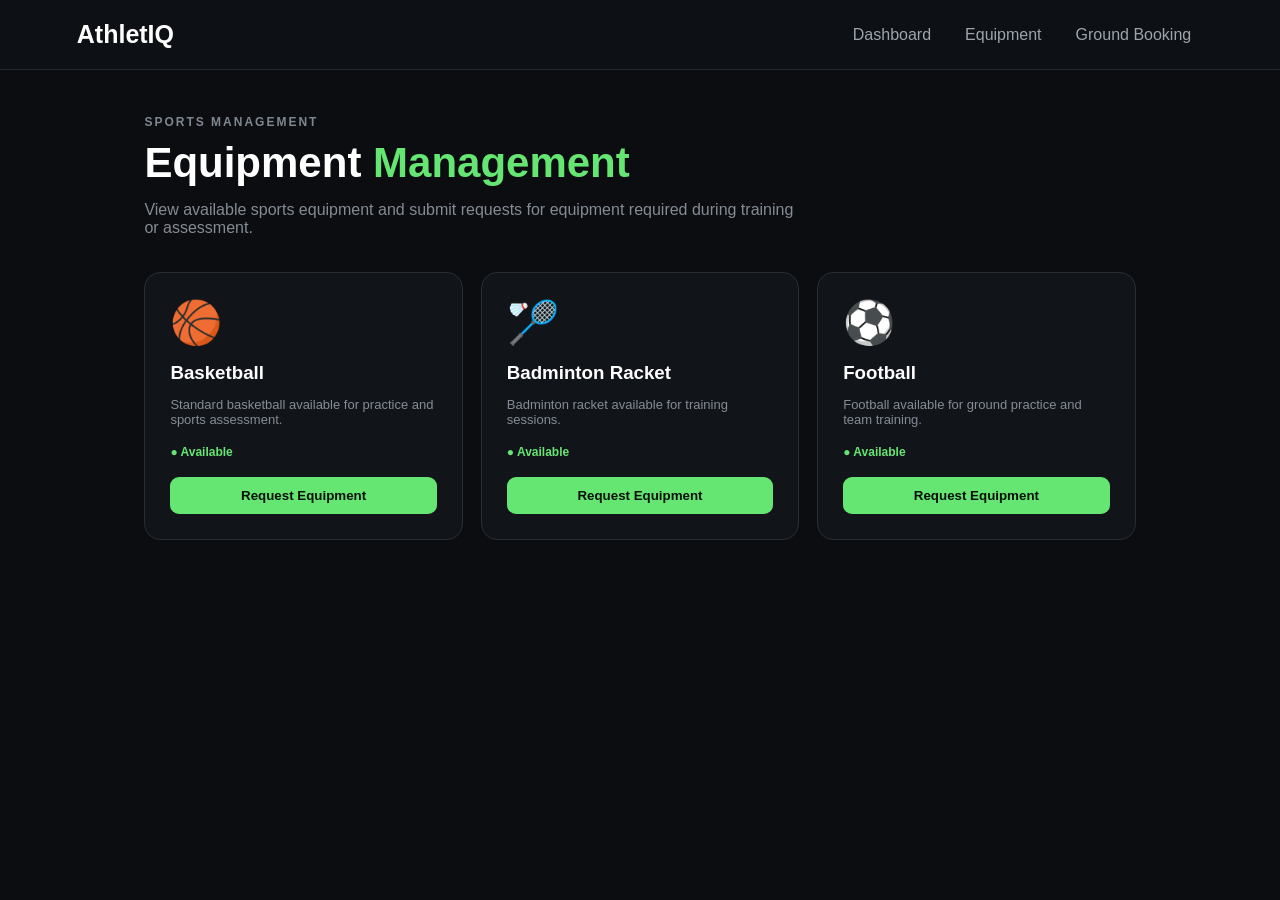
<file: ai-assessment/equipment.html>
<!DOCTYPE html>
<html lang="en">

<head>

    <meta charset="UTF-8">
    <meta name="viewport" content="width=device-width, initial-scale=1.0">

    <title>AthletIQ | Equipment</title>

    <link rel="stylesheet" href="style.css">

    <style>

        .page-container {
            width: 88%;
            max-width: 1250px;
            margin: auto;
            padding: 45px 0;
        }

        .page-header {
            margin-bottom: 35px;
        }

        .page-header h1 {
            font-size: 42px;
        }

        .page-header p {
            color: #858c95;
            max-width: 650px;
        }

        .equipment-grid {
            display: grid;
            grid-template-columns: repeat(3, 1fr);
            gap: 18px;
        }

        .equipment-card {
            background: #111419;
            border: 1px solid #292d32;
            border-radius: 16px;
            padding: 25px;
        }

        .equipment-icon {
            font-size: 42px;
            margin-bottom: 15px;
        }

        .equipment-card h3 {
            margin: 0 0 8px;
        }

        .equipment-card p {
            color: #858c95;
            font-size: 13px;
        }

        .availability {
            margin: 18px 0;
            color: #65e572;
            font-size: 12px;
            font-weight: bold;
        }

        .equipment-card button {
            width: 100%;
        }

        .navbar {
            display: flex;
            gap: 10px;
            align-items: center;
        }

        .navbar a {
            color: #9da4ad;
            text-decoration: none;
            padding: 8px 12px;
            border-radius: 7px;
        }

        .navbar a:hover {
            color: #65e572;
            background: #181c21;
        }

        @media(max-width: 850px) {
            .equipment-grid {
                grid-template-columns: 1fr;
            }
        }

    </style>

</head>

<body>

<header>

    <div class="logo">
        AthletIQ
    </div>

    <div class="navbar">

        <a href="index.html">Dashboard</a>

        <a href="equipment.html">
            Equipment
        </a>

        <a href="ground-booking.html">
            Ground Booking
        </a>

    </div>

</header>


<main>

<div class="page-container">

    <div class="page-header">

        <div class="small-title">
            SPORTS MANAGEMENT
        </div>

        <h1>
            Equipment <span>Management</span>
        </h1>

        <p>
            View available sports equipment and submit requests
            for equipment required during training or assessment.
        </p>

    </div>


    <div class="equipment-grid">


        <div class="equipment-card">

            <div class="equipment-icon">
                🏀
            </div>

            <h3>
                Basketball
            </h3>

            <p>
                Standard basketball available for practice
                and sports assessment.
            </p>

            <div class="availability">
                ● Available
            </div>

            <button onclick="requestEquipment('Basketball')">
                Request Equipment
            </button>

        </div>


        <div class="equipment-card">

            <div class="equipment-icon">
                🏸
            </div>

            <h3>
                Badminton Racket
            </h3>

            <p>
                Badminton racket available for training
                sessions.
            </p>

            <div class="availability">
                ● Available
            </div>

            <button onclick="requestEquipment('Badminton Racket')">
                Request Equipment
            </button>

        </div>


        <div class="equipment-card">

            <div class="equipment-icon">
                ⚽
            </div>

            <h3>
                Football
            </h3>

            <p>
                Football available for ground practice
                and team training.
            </p>

            <div class="availability">
                ● Available
            </div>

            <button onclick="requestEquipment('Football')">
                Request Equipment
            </button>

        </div>


    </div>

</div>

</main>


<script>

function requestEquipment(item) {

    alert(
        item +
        " request submitted successfully!\n\n" +
        "Status: Waiting for staff approval."
    );

}

</script>

</body>

</html>
</file>
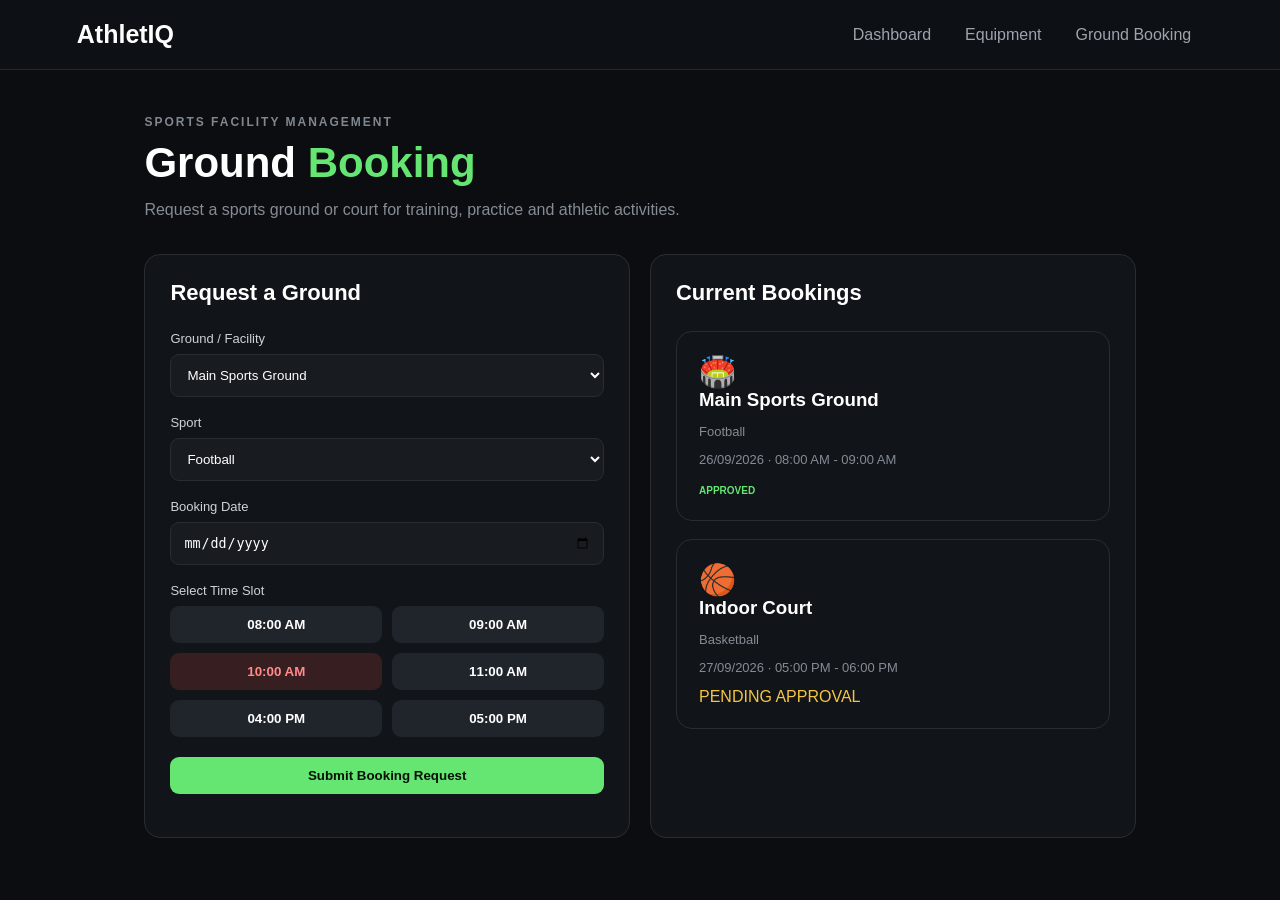
<file: ai-assessment/ground-booking.html>
<!DOCTYPE html>
<html lang="en">

<head>

    <meta charset="UTF-8">
    <meta name="viewport" content="width=device-width, initial-scale=1.0">

    <title>AthletIQ | Ground Booking</title>

    <link rel="stylesheet" href="style.css">

    <style>

        .page-container {
            width: 88%;
            max-width: 1250px;
            margin: auto;
            padding: 45px 0;
        }

        .page-header {
            margin-bottom: 35px;
        }

        .page-header h1 {
            font-size: 42px;
        }

        .page-header p {
            color: #858c95;
            max-width: 650px;
        }

        .booking-layout {
            display: grid;
            grid-template-columns: 1fr 1fr;
            gap: 20px;
        }

        .booking-card {
            background: #111419;
            border: 1px solid #292d32;
            border-radius: 16px;
            padding: 25px;
        }

        .booking-card h2 {
            font-size: 22px;
            margin-bottom: 25px;
        }

        .booking-card label {
            display: block;
            margin-bottom: 8px;
            color: #cfd3d7;
            font-size: 13px;
        }

        .booking-card input,
        .booking-card select {
            width: 100%;
            padding: 12px;
            margin-bottom: 18px;
            border-radius: 9px;
            border: 1px solid #292d32;
            background: #181c21;
            color: white;
        }

        .booking-card button {
            width: 100%;
        }

        .slot-grid {
            display: grid;
            grid-template-columns: 1fr 1fr;
            gap: 10px;
        }

        .slot {
            background: #20252b;
            color: white;
        }

        .slot.booked {
            background: #371e21;
            color: #ff8b8b;
            cursor: not-allowed;
        }

        .slot.selected {
            background: #65e572;
            color: #061007;
        }

        .booking-message {
            margin-top: 18px;
            color: #65e572;
            font-size: 13px;
        }

        .navbar {
            display: flex;
            gap: 10px;
        }

        .navbar a {
            color: #9da4ad;
            text-decoration: none;
            padding: 8px 12px;
            border-radius: 7px;
        }

        .navbar a:hover {
            color: #65e572;
            background: #181c21;
        }

        @media(max-width: 850px) {

            .booking-layout {
                grid-template-columns: 1fr;
            }

        }

    </style>

</head>


<body>

<header>

    <div class="logo">
        AthletIQ
    </div>

    <div class="navbar">

        <a href="index.html">
            Dashboard
        </a>

        <a href="equipment.html">
            Equipment
        </a>

        <a href="ground-booking.html">
            Ground Booking
        </a>

    </div>

</header>


<main>

<div class="page-container">


    <div class="page-header">

        <div class="small-title">
            SPORTS FACILITY MANAGEMENT
        </div>

        <h1>
            Ground <span>Booking</span>
        </h1>

        <p>
            Request a sports ground or court for training,
            practice and athletic activities.
        </p>

    </div>


    <div class="booking-layout">


        <!-- BOOKING FORM -->

        <div class="booking-card">

            <h2>
                Request a Ground
            </h2>


            <label>
                Ground / Facility
            </label>

            <select id="ground">

                <option>
                    Main Sports Ground
                </option>

                <option>
                    Indoor Court
                </option>

            </select>


            <label>
                Sport
            </label>

            <select id="sport">

                <option>
                    Football
                </option>

                <option>
                    Basketball
                </option>

                <option>
                    Volleyball
                </option>

                <option>
                    Badminton
                </option>

            </select>


            <label>
                Booking Date
            </label>

            <input
                type="date"
                id="bookingDate"
            >


            <label>
                Select Time Slot
            </label>

            <div class="slot-grid">

                <button
                    class="slot"
                    onclick="selectSlot(this, '08:00 AM - 09:00 AM')"
                >
                    08:00 AM
                </button>

                <button
                    class="slot"
                    onclick="selectSlot(this, '09:00 AM - 10:00 AM')"
                >
                    09:00 AM
                </button>

                <button
                    class="slot booked"
                    disabled
                >
                    10:00 AM
                </button>

                <button
                    class="slot"
                    onclick="selectSlot(this, '11:00 AM - 12:00 PM')"
                >
                    11:00 AM
                </button>

                <button
                    class="slot"
                    onclick="selectSlot(this, '04:00 PM - 05:00 PM')"
                >
                    04:00 PM
                </button>

                <button
                    class="slot"
                    onclick="selectSlot(this, '05:00 PM - 06:00 PM')"
                >
                    05:00 PM
                </button>

            </div>


            <button
                style="margin-top:20px"
                onclick="submitBooking()"
            >
                Submit Booking Request
            </button>


            <div
                id="bookingMessage"
                class="booking-message"
            ></div>

        </div>


        <!-- EXISTING BOOKINGS -->

        <div class="booking-card">

            <h2>
                Current Bookings
            </h2>


            <div class="ground-card">

                <div class="equipment-icon">
                    🏟️
                </div>

                <h3>
                    Main Sports Ground
                </h3>

                <p>
                    Football
                </p>

                <p>
                    26/09/2026 · 08:00 AM - 09:00 AM
                </p>

                <span class="available">
                    APPROVED
                </span>

            </div>


            <br>


            <div class="ground-card">

                <div class="equipment-icon">
                    🏀
                </div>

                <h3>
                    Indoor Court
                </h3>

                <p>
                    Basketball
                </p>

                <p>
                    27/09/2026 · 05:00 PM - 06:00 PM
                </p>

                <span style="color:#f5c542">
                    PENDING APPROVAL
                </span>

            </div>

        </div>


    </div>

</div>

</main>


<script>

let selectedSlot = null;


function selectSlot(button, slot) {

    document
        .querySelectorAll(".slot:not(.booked)")
        .forEach(btn => {
            btn.classList.remove("selected");
        });

    button.classList.add("selected");

    selectedSlot = slot;

}


function submitBooking() {

    const ground =
        document.getElementById("ground").value;

    const sport =
        document.getElementById("sport").value;

    const date =
        document.getElementById("bookingDate").value;

    const message =
        document.getElementById("bookingMessage");


    if (!date) {

        message.textContent =
            "Please select a booking date.";

        return;

    }


    if (!selectedSlot) {

        message.textContent =
            "Please select a time slot.";

        return;

    }


    message.textContent =
        "Booking request submitted ✓ " +
        "Waiting for staff approval.";

}


</script>

</body>

</html>
</file>
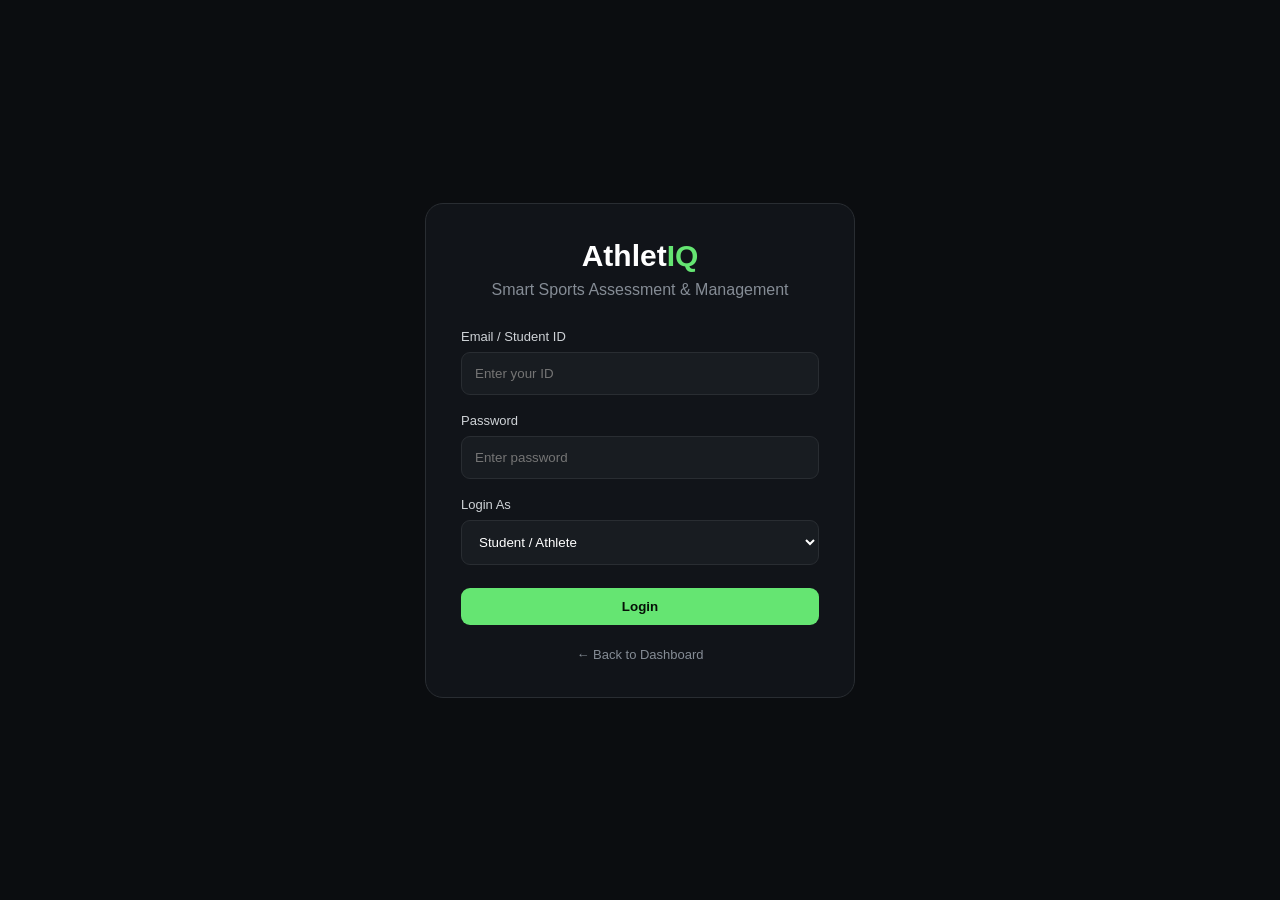
<file: ai-assessment/login.html>
<!DOCTYPE html>
<html lang="en">
<head>
    <meta charset="UTF-8">
    <meta name="viewport" content="width=device-width, initial-scale=1.0">

    <title>AthletIQ | Login</title>

    <link rel="stylesheet" href="style.css">

    <style>
        .login-page {
            min-height: 100vh;
            display: flex;
            justify-content: center;
            align-items: center;
            padding: 30px;
        }

        .login-card {
            width: 100%;
            max-width: 430px;
            background: #111419;
            border: 1px solid #292d32;
            border-radius: 18px;
            padding: 35px;
        }

        .login-logo {
            text-align: center;
            font-size: 30px;
            font-weight: 800;
            margin-bottom: 8px;
        }

        .login-logo span {
            color: #65e572;
        }

        .login-subtitle {
            text-align: center;
            color: #858c95;
            margin-bottom: 30px;
        }

        .login-card label {
            display: block;
            margin-bottom: 8px;
            color: #cfd3d7;
            font-size: 13px;
        }

        .login-card input,
        .login-card select {
            width: 100%;
            padding: 13px;
            margin-bottom: 18px;
            border-radius: 9px;
            border: 1px solid #292d32;
            background: #181c21;
            color: white;
            outline: none;
        }

        .login-card input:focus,
        .login-card select:focus {
            border-color: #65e572;
        }

        .login-button {
            width: 100%;
            margin-top: 5px;
        }

        .login-message {
            text-align: center;
            margin-top: 18px;
            color: #65e572;
            font-size: 13px;
        }

        .back-home {
            display: block;
            text-align: center;
            margin-top: 22px;
            color: #858c95;
            text-decoration: none;
            font-size: 13px;
        }

        .back-home:hover {
            color: #65e572;
        }
    </style>
</head>

<body>

<div class="login-page">

    <div class="login-card">

        <div class="login-logo">
            Athlet<span>IQ</span>
        </div>

        <div class="login-subtitle">
            Smart Sports Assessment & Management
        </div>

        <form id="loginForm">

            <label>Email / Student ID</label>

            <input
                type="text"
                id="loginId"
                placeholder="Enter your ID"
                required
            >

            <label>Password</label>

            <input
                type="password"
                id="password"
                placeholder="Enter password"
                required
            >

            <label>Login As</label>

            <select id="role">
                <option value="student">Student / Athlete</option>
                <option value="staff">Staff / Coach</option>
            </select>

            <button type="submit" class="login-button">
                Login
            </button>

        </form>

        <div id="loginMessage" class="login-message"></div>

        <a href="index.html" class="back-home">
            ← Back to Dashboard
        </a>

    </div>

</div>

<script>

document.getElementById("loginForm").addEventListener("submit", function(event) {

    event.preventDefault();

    const loginId = document.getElementById("loginId").value;
    const role = document.getElementById("role").value;

    if (loginId.trim() === "") {
        return;
    }

    localStorage.setItem("athletiqUser", loginId);
    localStorage.setItem("athletiqRole", role);

    document.getElementById("loginMessage").textContent =
        "Login successful ✓ Redirecting...";

    setTimeout(() => {
        window.location.href = "index.html";
    }, 800);

});

</script>

</body>
</html>
</file>
<file: ai-assessment/style.css>
* {
    box-sizing: border-box;
}

body {
    margin: 0;
    font-family: Arial, Helvetica, sans-serif;
    background: #0b0d10;
    color: #ffffff;
}

header {
    height: 70px;
    padding: 0 6%;
    display: flex;
    align-items: center;
    justify-content: space-between;
    border-bottom: 1px solid #25282d;
    background: #0d1014;
}

.logo {
    font-size: 25px;
    font-weight: 800;
}

.tagline {
    color: #8f969f;
    font-size: 14px;
}

main {
    width: 88%;
    max-width: 1250px;
    margin: auto;
}

.dashboard {
    padding: 65px 0 45px;
    display: flex;
    justify-content: space-between;
    gap: 50px;
}

.small-title {
    color: #7f8791;
    font-size: 12px;
    font-weight: bold;
    letter-spacing: 2px;
    margin-bottom: 12px;
}

h1 {
    font-size: 52px;
    line-height: 1.05;
    margin: 0;
}

h1 span {
    color: #65e572;
}

.description {
    color: #9da4ad;
    max-width: 620px;
    line-height: 1.6;
    margin-top: 25px;
}

.stats {
    display: flex;
    gap: 12px;
    align-items: center;
}

.stat-card {
    border: 1px solid #292d32;
    background: #111419;
    border-radius: 14px;
    padding: 20px;
    min-width: 120px;
}

.stat-card strong {
    font-size: 28px;
}

.stat-card p {
    color: #8f969f;
    font-size: 13px;
}

.section {
    padding: 35px 0;
}

.section-heading {
    display: flex;
    justify-content: space-between;
    align-items: center;
    margin-bottom: 22px;
}

h2 {
    margin: 0;
    font-size: 30px;
}

.live-badge {
    color: #65e572;
    border: 1px solid #275b2d;
    padding: 8px 13px;
    border-radius: 20px;
    font-size: 12px;
    font-weight: bold;
}

.assessment-layout {
    display: grid;
    grid-template-columns: 1.5fr 0.8fr;
    gap: 20px;
}

.camera-card,
.result-card,
.test-card,
.management-card,
.ground-card {
    background: #111419;
    border: 1px solid #292d32;
    border-radius: 16px;
}

.camera-card {
    overflow: hidden;
}

.camera-header {
    height: 52px;
    padding: 0 18px;
    display: flex;
    justify-content: space-between;
    align-items: center;
    border-bottom: 1px solid #292d32;
    color: #dce0e4;
    font-size: 14px;
}

#connectionStatus {
    color: #65e572;
    font-size: 11px;
    font-weight: bold;
}

.camera-box {
    position: relative;
    width: 100%;
    background: #000;
    min-height: 450px;
    overflow: hidden;
}

video {
    width: 100%;
    height: 100%;
    display: block;
    object-fit: cover;
}

canvas {
    position: absolute;
    top: 0;
    left: 0;
    width: 100%;
    height: 100%;
}

.camera-message {
    position: absolute;
    bottom: 15px;
    left: 15px;
    background: rgba(0,0,0,0.7);
    padding: 8px 12px;
    border-radius: 8px;
    font-size: 12px;
}

.camera-controls {
    display: flex;
    gap: 10px;
    padding: 15px;
}

button {
    border: 0;
    border-radius: 9px;
    padding: 11px 17px;
    background: #65e572;
    color: #061007;
    font-weight: bold;
    cursor: pointer;
}

button:hover {
    opacity: 0.85;
}

button.secondary {
    background: #24282e;
    color: white;
}

.result-card {
    padding: 25px;
}

.rep-display {
    margin-top: 20px;
}

.rep-display span {
    display: block;
    font-size: 90px;
    font-weight: 800;
    line-height: 0.9;
}

.rep-display small {
    color: #858c95;
    letter-spacing: 2px;
}

.position {
    margin-top: 25px;
    color: #9299a2;
}

.position strong {
    color: #65e572;
    margin-left: 5px;
}

.feedback-box {
    margin-top: 25px;
    padding: 16px;
    border-radius: 10px;
    background: #181c21;
}

.feedback-box p {
    font-size: 11px;
    color: #7f8791;
    letter-spacing: 1px;
}

#feedback {
    font-size: 14px;
    line-height: 1.5;
}

.metrics {
    margin-top: 20px;
}

.metrics div {
    display: flex;
    justify-content: space-between;
    padding: 12px 0;
    border-bottom: 1px solid #25292e;
}

.metrics span {
    color: #7f8791;
}

.metrics strong {
    color: #e7eaed;
}

.test-grid {
    display: grid;
    grid-template-columns: repeat(4, 1fr);
    gap: 15px;
}

.test-card {
    padding: 22px;
    position: relative;
}

.test-card.active {
    border-color: #65e572;
}

.icon {
    font-size: 30px;
    margin-bottom: 15px;
}

.test-card h3,
.management-card h3,
.ground-card h3 {
    margin: 0 0 8px;
}

.test-card p,
.management-card p,
.ground-card p {
    color: #858c95;
    font-size: 13px;
}

.test-card span {
    display: inline-block;
    margin-top: 12px;
    color: #65e572;
    font-size: 10px;
    font-weight: bold;
}

.management-grid,
.booking-grid {
    display: grid;
    grid-template-columns: repeat(3, 1fr);
    gap: 15px;
}

.management-card {
    padding: 22px;
}

.management-top {
    display: flex;
    justify-content: space-between;
    align-items: center;
}

.equipment-icon,
.ground-icon {
    font-size: 30px;
}

.available {
    color: #65e572;
    font-size: 10px;
    font-weight: bold;
}

.management-card button {
    width: 100%;
    margin-top: 15px;
}

.booking-grid {
    grid-template-columns: 1fr 1fr;
}

.ground-card {
    padding: 22px;
}

.slots {
    display: grid;
    grid-template-columns: 1fr 1fr;
    gap: 8px;
    margin-top: 18px;
}

.slots button {
    background: #20252b;
    color: white;
}

.slots button.booked {
    background: #371e21;
    color: #ff8b8b;
    cursor: not-allowed;
}

footer {
    margin-top: 60px;
    border-top: 1px solid #25282d;
    padding: 25px 6%;
    display: flex;
    justify-content: space-between;
    color: #737a83;
}

@media(max-width: 850px) {

    .dashboard {
        flex-direction: column;
    }

    .stats {
        flex-wrap: wrap;
    }

    .assessment-layout {
        grid-template-columns: 1fr;
    }

    .test-grid {
        grid-template-columns: 1fr 1fr;
    }

    .management-grid,
    .booking-grid {
        grid-template-columns: 1fr;
    }

    h1 {
        font-size: 38px;
    }
}
</file>
